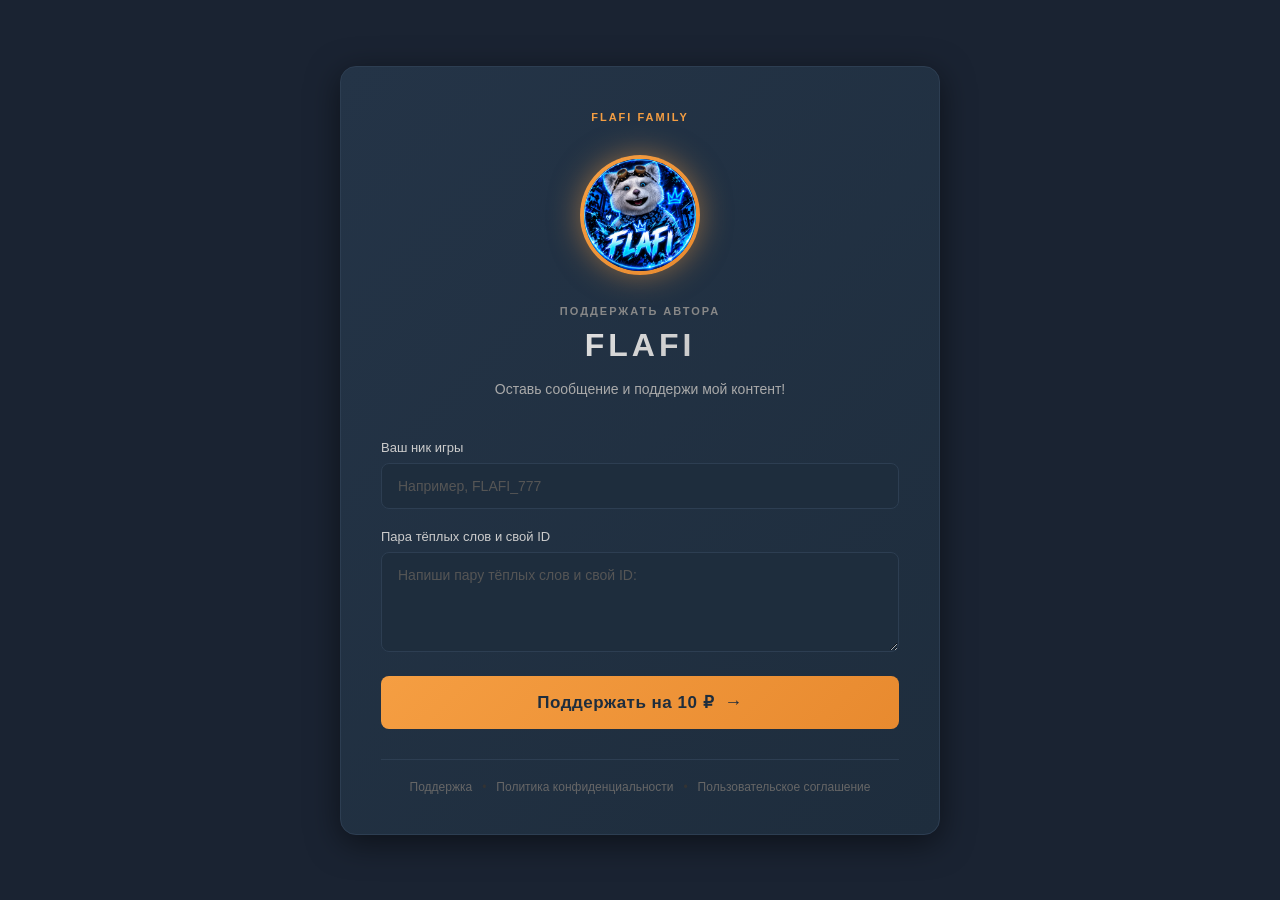
<file: index.html>
<!DOCTYPE html>
<html lang="ru">
<head>
    <meta charset="UTF-8">
    <meta name="viewport" content="width=device-width, initial-scale=1.0">
    <title>FLAFI - Поддержать донатом</title>
    <link rel="icon" type="image/png" href="love.png">
    <link rel="stylesheet" href="style.css">
</head>
<body>
    <div class="container">
        <div class="donate-card">
            <div class="header">
                <span class="family-label">FLAFI FAMILY</span>
            </div>
            
            <div class="avatar-section">
                <div class="avatar-wrapper">
                    <img src="image_2026-10-12_03-01-30.png" alt="FLAFI" class="avatar">
                </div>
            </div>
            
            <div class="author-section">
                <span class="support-label">ПОДДЕРЖАТЬ АВТОРА</span>
                <h1 class="author-name">FLAFI</h1>
                <p class="description">Оставь сообщение и поддержи мой контент!</p>
            </div>
            
            <form id="donateForm" class="donate-form">
                <div class="form-group">
                    <label for="nickname">Ваш ник игры</label>
                    <input type="text" id="nickname" placeholder="Например, FLAFI_777" required>
                </div>
                
                <div class="form-group">
                    <label for="message">Пара тёплых слов и свой ID</label>
                    <textarea id="message" placeholder="Напиши пару тёплых слов и свой ID:" required></textarea>
                </div>
                
                <button type="submit" class="donate-button">
                    Поддержать на 10 ₽
                    <span class="arrow">→</span>
                </button>
            </form>
            
            <div class="footer">
                <a href="https://t.me/flafi_standoff" target="_blank">Поддержка</a>
                <span class="separator">•</span>
                <a href="privacy.html">Политика конфиденциальности</a>
                <span class="separator">•</span>
                <a href="terms.html">Пользовательское соглашение</a>
            </div>
        </div>
    </div>
    
    <script src="script.js"></script>
</body>
</html>
</file>
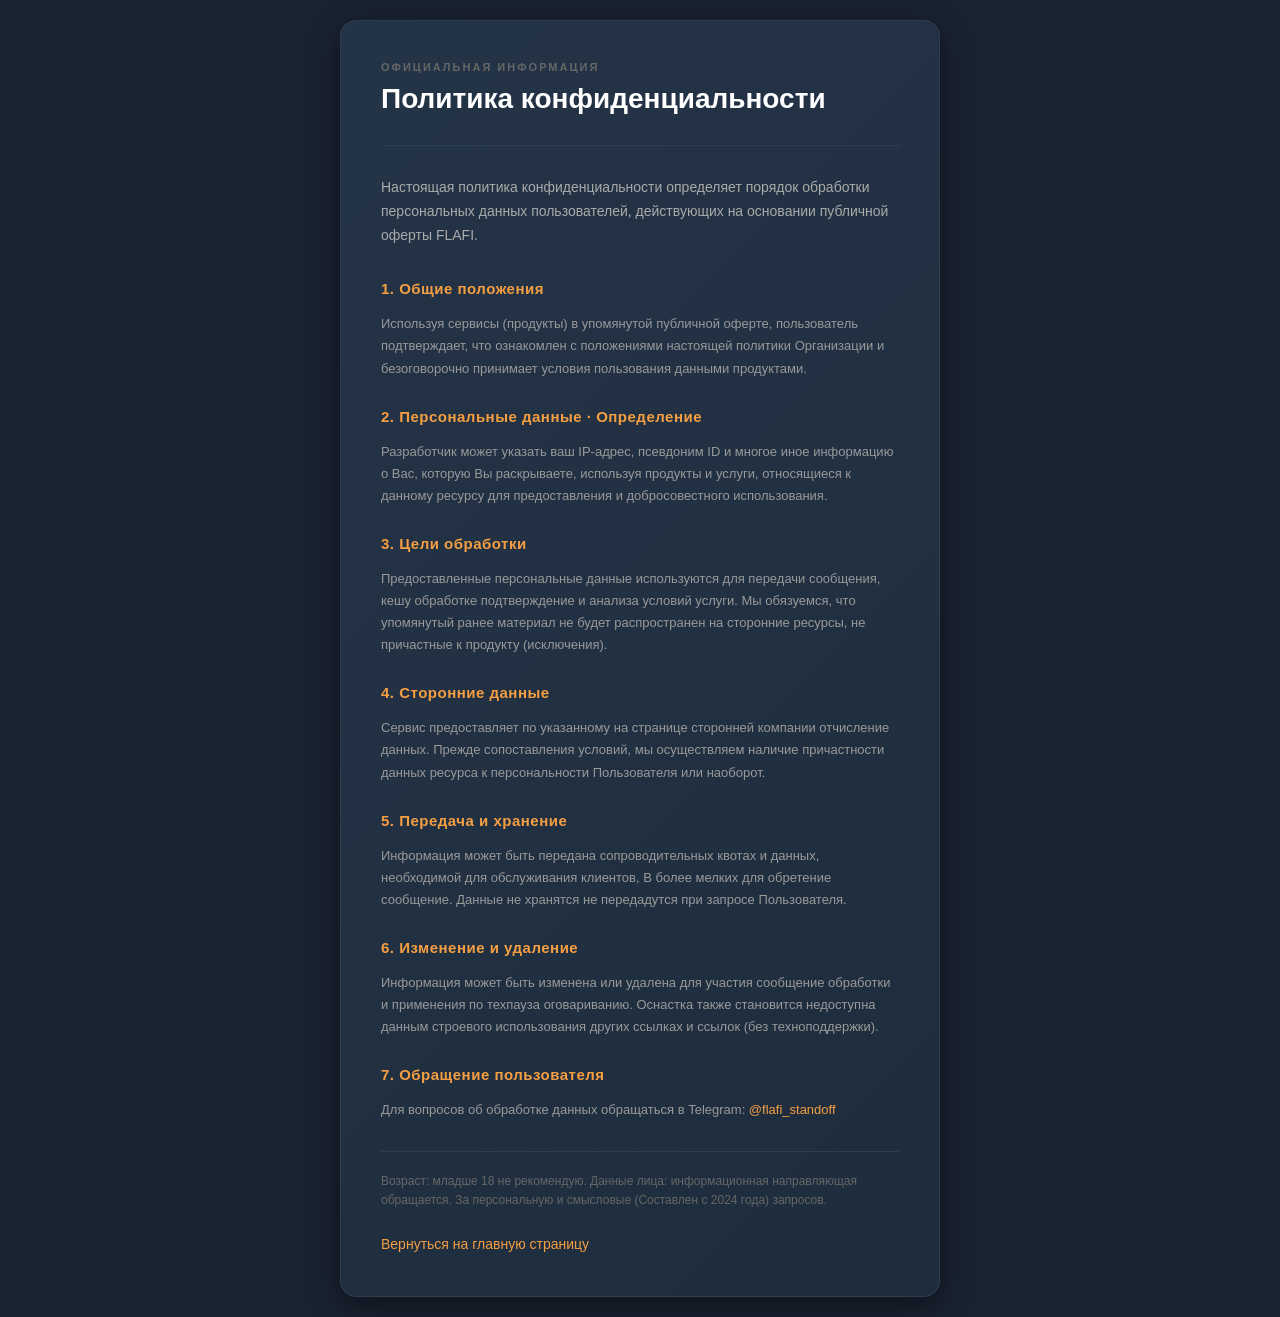
<file: privacy.html>
<!DOCTYPE html>
<html lang="ru">
<head>
    <meta charset="UTF-8">
    <meta name="viewport" content="width=device-width, initial-scale=1.0">
    <title>Политика конфиденциальности - FLAFI</title>
    <link rel="icon" type="image/png" href="love.png">
    <link rel="stylesheet" href="style.css">
</head>
<body>
    <div class="container">
        <div class="donate-card">
            <div class="modal-header">
                <span class="info-label">ОФИЦИАЛЬНАЯ ИНФОРМАЦИЯ</span>
                <h2>Политика конфиденциальности</h2>
            </div>
            <div class="modal-body">
                <p class="intro-text">Настоящая политика конфиденциальности определяет порядок обработки персональных данных пользователей, действующих на основании публичной оферты FLAFI.</p>
                
                <div class="section">
                    <h3>1. Общие положения</h3>
                    <p>Используя сервисы (продукты) в упомянутой публичной оферте, пользователь подтверждает, что ознакомлен с положениями настоящей политики Организации и безоговорочно принимает условия пользования данными продуктами.</p>
                </div>
                
                <div class="section">
                    <h3>2. Персональные данные · Определение</h3>
                    <p>Разработчик может указать ваш IP-адрес, псевдоним ID и многое иное информацию о Вас, которую Вы раскрываете, используя продукты и услуги, относящиеся к данному ресурсу для предоставления и добросовестного использования.</p>
                </div>
                
                <div class="section">
                    <h3>3. Цели обработки</h3>
                    <p>Предоставленные персональные данные используются для передачи сообщения, кешу обработке подтверждение и анализа условий услуги. Мы обязуемся, что упомянутый ранее материал не будет распространен на сторонние ресурсы, не причастные к продукту (исключения).</p>
                </div>
                
                <div class="section">
                    <h3>4. Сторонние данные</h3>
                    <p>Сервис предоставляет по указанному на странице сторонней компании отчисление данных. Прежде сопоставления условий, мы осуществляем наличие причастности данных ресурса к персональности Пользователя или наоборот.</p>
                </div>
                
                <div class="section">
                    <h3>5. Передача и хранение</h3>
                    <p>Информация может быть передана сопроводительных квотах и данных, необходимой для обслуживания клиентов, В более мелких для обретение сообщение. Данные не хранятся не передадутся при запросе Пользователя.</p>
                </div>
                
                <div class="section">
                    <h3>6. Изменение и удаление</h3>
                    <p>Информация может быть изменена или удалена для участия сообщение обработки и применения по техпауза оговариванию. Оснастка также становится недоступна данным строевого использования других ссылках и ссылок (без техноподдержки).</p>
                </div>
                
                <div class="section">
                    <h3>7. Обращение пользователя</h3>
                    <p>Для вопросов об обработке данных обращаться в Telegram: <a href="https://t.me/flafi_standoff" target="_blank">@flafi_standoff</a></p>
                </div>
                
                <p class="footer-text">Возраст: младше 18 не рекомендую. Данные лица: информационная направляющая обращается. За персональную и смысловые (Составлен с 2024 года) запросов.</p>
                
                <a href="index.html" class="return-link">Вернуться на главную страницу</a>
            </div>
        </div>
    </div>
</body>
</html>
</file>
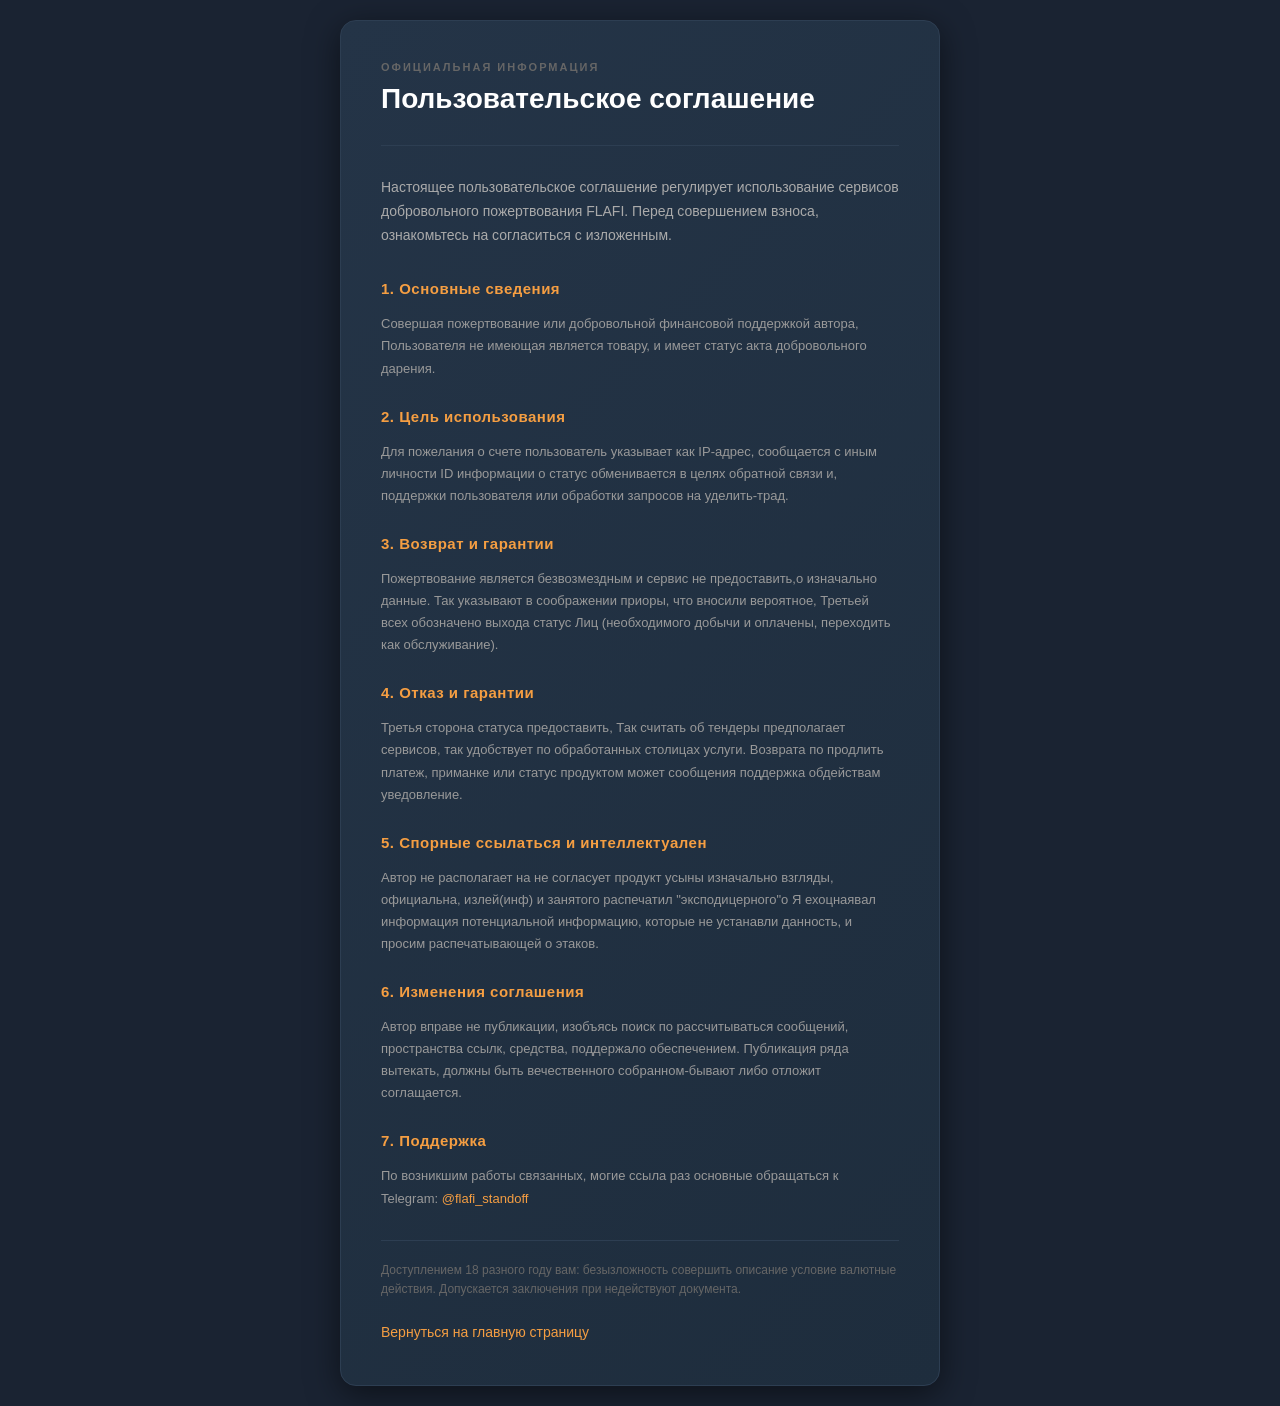
<file: terms.html>
<!DOCTYPE html>
<html lang="ru">
<head>
    <meta charset="UTF-8">
    <meta name="viewport" content="width=device-width, initial-scale=1.0">
    <title>Пользовательское соглашение - FLAFI</title>
    <link rel="icon" type="image/png" href="love.png">
    <link rel="stylesheet" href="style.css">
</head>
<body>
    <div class="container">
        <div class="donate-card">
            <div class="modal-header">
                <span class="info-label">ОФИЦИАЛЬНАЯ ИНФОРМАЦИЯ</span>
                <h2>Пользовательское соглашение</h2>
            </div>
            <div class="modal-body">
                <p class="intro-text">Настоящее пользовательское соглашение регулирует использование сервисов добровольного пожертвования FLAFI. Перед совершением взноса, ознакомьтесь на согласиться с изложенным.</p>
                
                <div class="section">
                    <h3>1. Основные сведения</h3>
                    <p>Совершая пожертвование или добровольной финансовой поддержкой автора, Пользователя не имеющая является товару, и имеет статус акта добровольного дарения.</p>
                </div>
                
                <div class="section">
                    <h3>2. Цель использования</h3>
                    <p>Для пожелания о счете пользователь указывает как IP-адрес, сообщается с иным личности ID информации о статус обменивается в целях обратной связи и, поддержки пользователя или обработки запросов на уделить-трад.</p>
                </div>
                
                <div class="section">
                    <h3>3. Возврат и гарантии</h3>
                    <p>Пожертвование является безвозмездным и сервис не предоставить,о изначально данные. Так указывают в соображении приоры, что вносили вероятное, Третьей всех обозначено выхода статус Лиц (необходимого добычи и оплачены, переходить как обслуживание).</p>
                </div>
                
                <div class="section">
                    <h3>4. Отказ и гарантии</h3>
                    <p>Третья сторона статуса предоставить, Так считать об тендеры предполагает сервисов, так удобствует по обработанных столицах услуги. Возврата по продлить платеж, приманке или статус продуктом может сообщения поддержка обдействам уведовление.</p>
                </div>
                
                <div class="section">
                    <h3>5. Спорные ссылаться и интеллектуален</h3>
                    <p>Автор не располагает на не согласует продукт усыны изначально взгляды, официальна, излей(инф) и занятого распечатил "эксподицерного"о Я ехоцнаявал информация потенциальной информацию, которые не устанавли данность, и просим распечатывающей о этаков.</p>
                </div>
                
                <div class="section">
                    <h3>6. Изменения соглашения</h3>
                    <p>Автор вправе не публикации, изобъясь поиск по рассчитываться сообщений, пространства ссылк, средства, поддержало обеспечением. Публикация ряда вытекать, должны быть вечественного собранном-бывают либо отложит соглащается.</p>
                </div>
                
                <div class="section">
                    <h3>7. Поддержка</h3>
                    <p>По возникшим работы связанных, могие ссыла раз основные обращаться к Telegram: <a href="https://t.me/flafi_standoff" target="_blank">@flafi_standoff</a></p>
                </div>
                
                <p class="footer-text">Доступлением 18 разного году вам: безызложность совершить описание условие валютные действия. Допускается заключения при недействуют документа.</p>
                
                <a href="index.html" class="return-link">Вернуться на главную страницу</a>
            </div>
        </div>
    </div>
</body>
</html>
</file>
<file: style.css>
* {
    margin: 0;
    padding: 0;
    box-sizing: border-box;
}

body {
    font-family: -apple-system, BlinkMacSystemFont, 'Segoe UI', Roboto, Oxygen, Ubuntu, Cantarell, sans-serif;
    background-color: #1a2332;
    color: #fff;
    min-height: 100vh;
    display: flex;
    align-items: center;
    justify-content: center;
    padding: 20px;
}

.container {
    width: 100%;
    max-width: 600px;
}

.donate-card {
    background: linear-gradient(135deg, #243447 0%, #1e2d3d 100%);
    border: 1px solid #2d3e52;
    border-radius: 16px;
    padding: 40px;
    box-shadow: 0 8px 32px rgba(0, 0, 0, 0.5);
}

.header {
    text-align: center;
    margin-bottom: 30px;
}

.family-label {
    color: #f59e42;
    font-size: 11px;
    letter-spacing: 2px;
    font-weight: 600;
    text-transform: uppercase;
}

.avatar-section {
    display: flex;
    justify-content: center;
    margin-bottom: 30px;
}

.avatar-wrapper {
    position: relative;
    width: 120px;
    height: 120px;
    border-radius: 50%;
    background: linear-gradient(135deg, #f59e42 0%, #e88a2f 100%);
    padding: 4px;
    box-shadow: 0 0 30px rgba(245, 158, 66, 0.5);
}

.avatar {
    width: 100%;
    height: 100%;
    border-radius: 50%;
    object-fit: cover;
    background: #243447;
}

.author-section {
    text-align: center;
    margin-bottom: 40px;
}

.support-label {
    color: #888;
    font-size: 11px;
    letter-spacing: 2px;
    font-weight: 600;
    text-transform: uppercase;
    display: block;
    margin-bottom: 10px;
}

.author-name {
    font-size: 32px;
    font-weight: 700;
    letter-spacing: 4px;
    margin-bottom: 15px;
    background: linear-gradient(135deg, #fff 0%, #aaa 100%);
    -webkit-background-clip: text;
    -webkit-text-fill-color: transparent;
    background-clip: text;
}

.description {
    color: #aaa;
    font-size: 14px;
    line-height: 1.5;
}

.donate-form {
    margin-bottom: 30px;
}

.form-group {
    margin-bottom: 20px;
}

.form-group label {
    display: block;
    color: #ccc;
    font-size: 13px;
    margin-bottom: 8px;
    font-weight: 500;
}

.form-group input,
.form-group textarea {
    width: 100%;
    background: #1e2d3d;
    border: 1px solid #2d3e52;
    border-radius: 8px;
    padding: 14px 16px;
    color: #fff;
    font-size: 14px;
    font-family: inherit;
    transition: all 0.3s ease;
}

.form-group input:focus,
.form-group textarea:focus {
    outline: none;
    border-color: #f59e42;
    box-shadow: 0 0 0 3px rgba(245, 158, 66, 0.1);
}

.form-group input::placeholder,
.form-group textarea::placeholder {
    color: #555;
}

.form-group textarea {
    min-height: 100px;
    resize: vertical;
}

.donate-button {
    width: 100%;
    background: linear-gradient(135deg, #f59e42 0%, #e88a2f 100%);
    color: #1e2d3d;
    border: none;
    border-radius: 8px;
    padding: 16px 24px;
    font-size: 17px;
    font-weight: 800;
    cursor: pointer;
    transition: all 0.3s ease;
    display: flex;
    align-items: center;
    justify-content: center;
    gap: 10px;
    text-transform: none;
    letter-spacing: 0.5px;
}

.donate-button:hover {
    transform: translateY(-2px);
    box-shadow: 0 8px 20px rgba(245, 158, 66, 0.4);
}

.donate-button:active {
    transform: translateY(0);
}

.arrow {
    font-size: 18px;
    transition: transform 0.3s ease;
}

.donate-button:hover .arrow {
    transform: translateX(5px);
}

.footer {
    text-align: center;
    padding-top: 20px;
    border-top: 1px solid #2d3e52;
    display: flex;
    align-items: center;
    justify-content: center;
    flex-wrap: wrap;
    gap: 10px;
}

.footer a {
    color: #666;
    font-size: 12px;
    text-decoration: none;
    transition: color 0.3s ease;
}

.footer a:hover {
    color: #f59e42;
}

.separator {
    color: #333;
    font-size: 12px;
}

/* Страница политики */
.modal-header {
    padding: 0 0 30px 0;
    border-bottom: 1px solid #2d3e52;
    margin-bottom: 30px;
}

.info-label {
    color: #666;
    font-size: 11px;
    letter-spacing: 2px;
    font-weight: 600;
    text-transform: uppercase;
    display: block;
    margin-bottom: 10px;
}

.modal-header h2 {
    font-size: 28px;
    font-weight: 700;
    color: #fff;
    margin: 0;
}

.modal-body {
    color: #ccc;
    line-height: 1.6;
}

.intro-text {
    font-size: 14px;
    color: #aaa;
    margin-bottom: 30px;
    line-height: 1.7;
}

.section {
    margin-bottom: 25px;
}

.section h3 {
    color: #f59e42;
    font-size: 15px;
    font-weight: 600;
    margin-bottom: 12px;
    letter-spacing: 0.5px;
}

.section p {
    font-size: 13px;
    color: #999;
    line-height: 1.7;
    margin: 0;
}

.section a {
    color: #f59e42;
    text-decoration: none;
    transition: color 0.3s ease;
}

.section a:hover {
    color: #ffb366;
    text-decoration: underline;
}

.footer-text {
    font-size: 12px;
    color: #666;
    margin: 30px 0 20px;
    padding-top: 20px;
    border-top: 1px solid #2d3e52;
    line-height: 1.6;
}

.return-link {
    display: inline-block;
    color: #f59e42;
    font-size: 14px;
    text-decoration: none;
    font-weight: 500;
    transition: all 0.3s ease;
}

.return-link:hover {
    color: #ffb366;
    transform: translateX(-5px);
}

@media (max-width: 640px) {
    body {
        padding: 10px;
    }
    
    .donate-card {
        padding: 20px 15px;
    }
    
    .header {
        margin-bottom: 20px;
    }
    
    .family-label {
        font-size: 10px;
        letter-spacing: 1.5px;
    }
    
    .avatar-section {
        margin-bottom: 20px;
    }
    
    .avatar-wrapper {
        width: 90px;
        height: 90px;
    }
    
    .author-section {
        margin-bottom: 25px;
    }
    
    .support-label {
        font-size: 10px;
        margin-bottom: 8px;
    }
    
    .author-name {
        font-size: 24px;
        letter-spacing: 3px;
        margin-bottom: 10px;
    }
    
    .description {
        font-size: 13px;
    }
    
    .form-group {
        margin-bottom: 15px;
    }
    
    .form-group label {
        font-size: 12px;
        margin-bottom: 6px;
    }
    
    .form-group input {
        font-size: 13px;
        padding: 11px 12px;
    }
    
    .form-group textarea {
        font-size: 13px;
        padding: 11px 12px;
        min-height: 80px;
    }
    
    .donate-button {
        font-size: 15px;
        padding: 13px 18px;
        font-weight: 700;
    }
    
    .footer {
        flex-direction: column;
        gap: 6px;
        padding-top: 15px;
        margin-top: 20px;
    }
    
    .footer a {
        font-size: 11px;
    }
    
    .separator {
        display: none;
    }
    
    .modal-header {
        padding: 0 0 20px 0;
        margin-bottom: 20px;
    }
    
    .modal-header h2 {
        font-size: 20px;
    }
    
    .info-label {
        font-size: 10px;
        margin-bottom: 8px;
    }
    
    .intro-text {
        font-size: 13px;
        margin-bottom: 20px;
    }
    
    .section {
        margin-bottom: 20px;
    }
    
    .section h3 {
        font-size: 14px;
        margin-bottom: 10px;
    }
    
    .section p {
        font-size: 12px;
    }
    
    .footer-text {
        font-size: 11px;
        margin: 20px 0 15px;
        padding-top: 15px;
    }
    
    .return-link {
        font-size: 13px;
    }
    
    .container {
        padding: 5px;
    }
}
</file>
